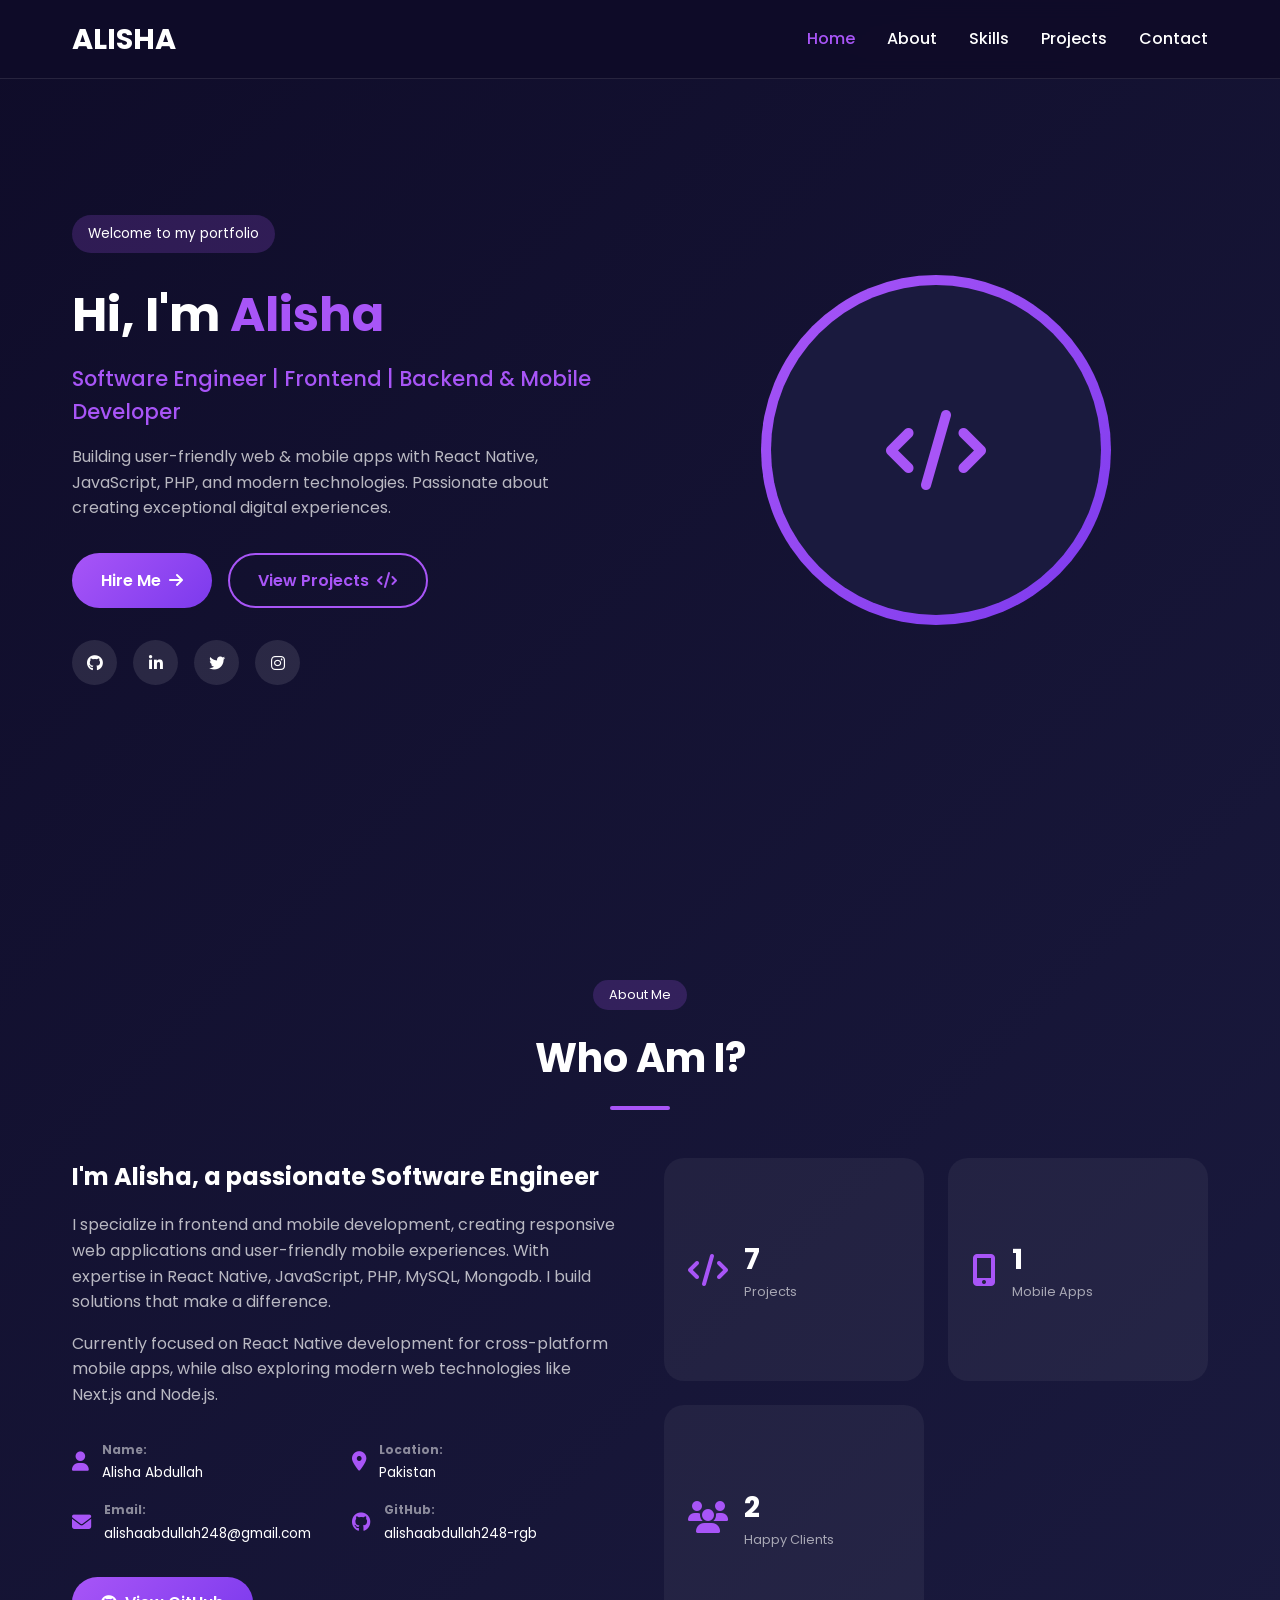
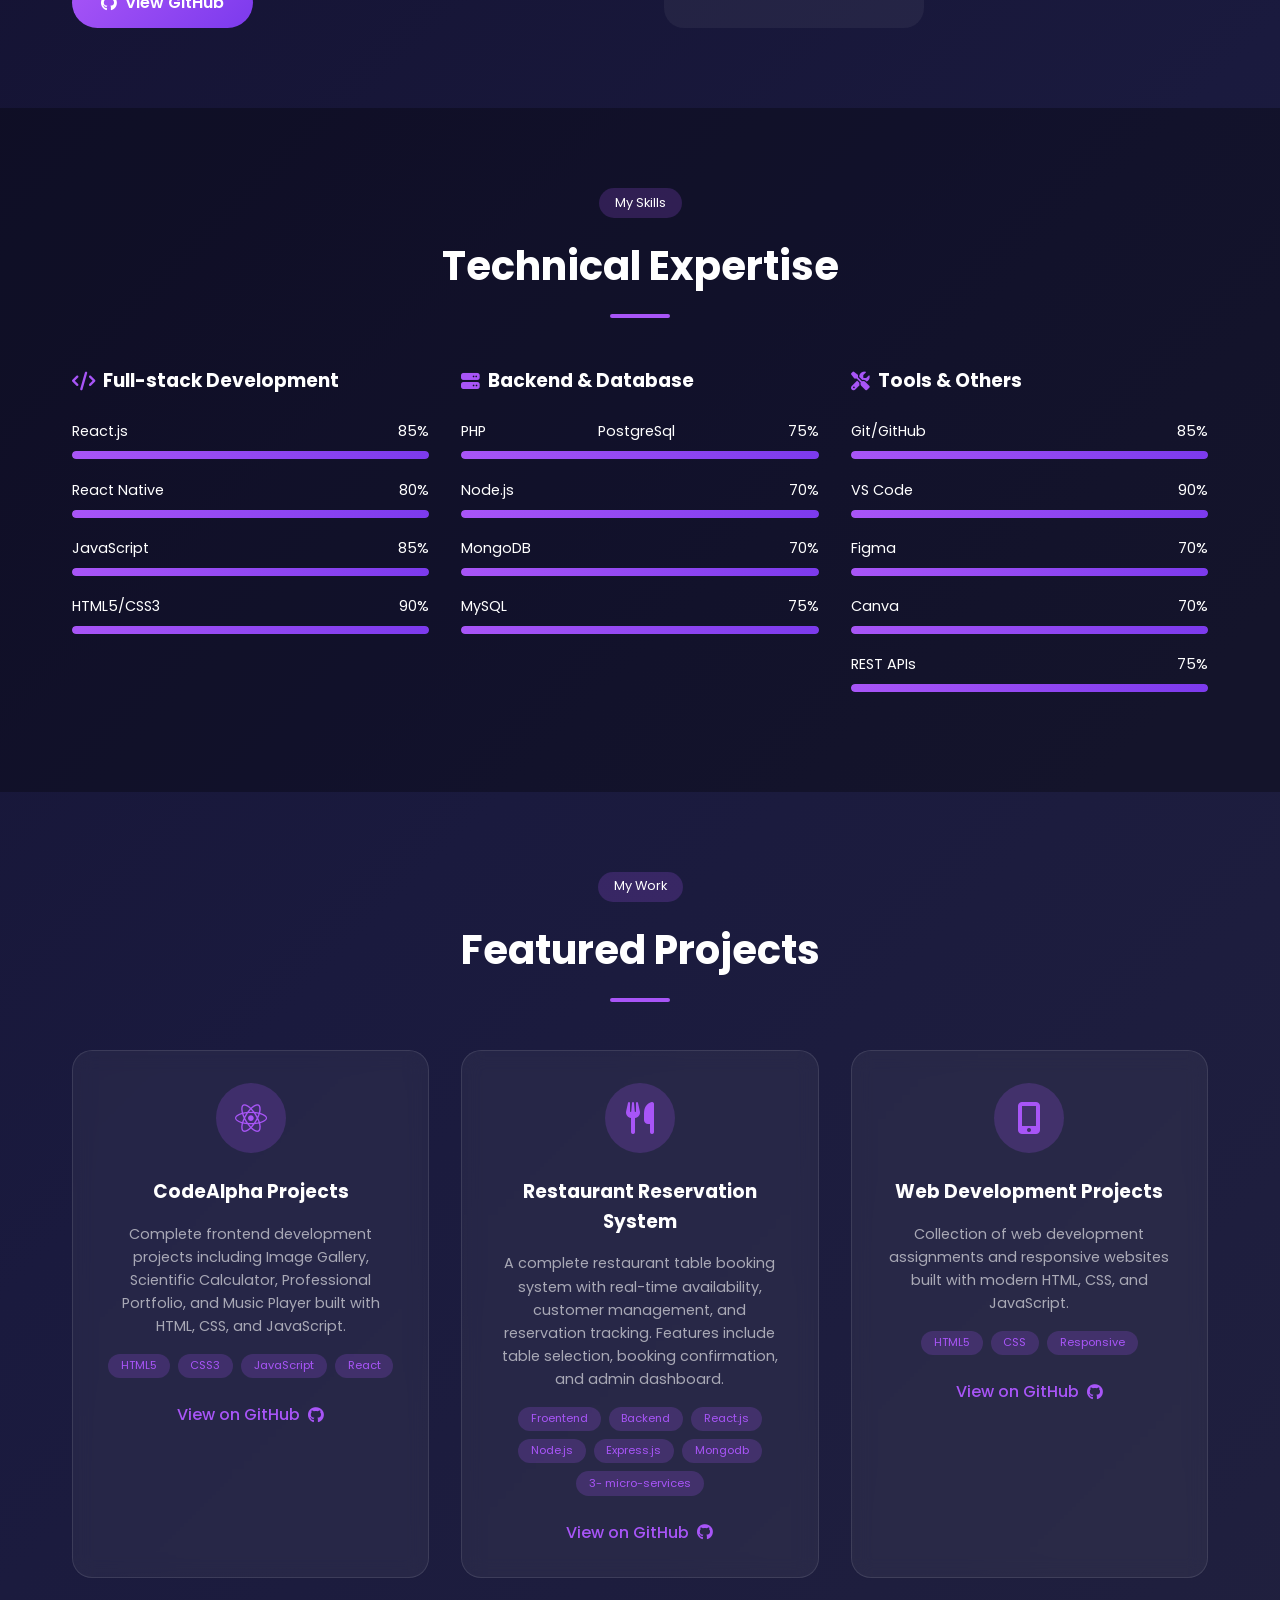
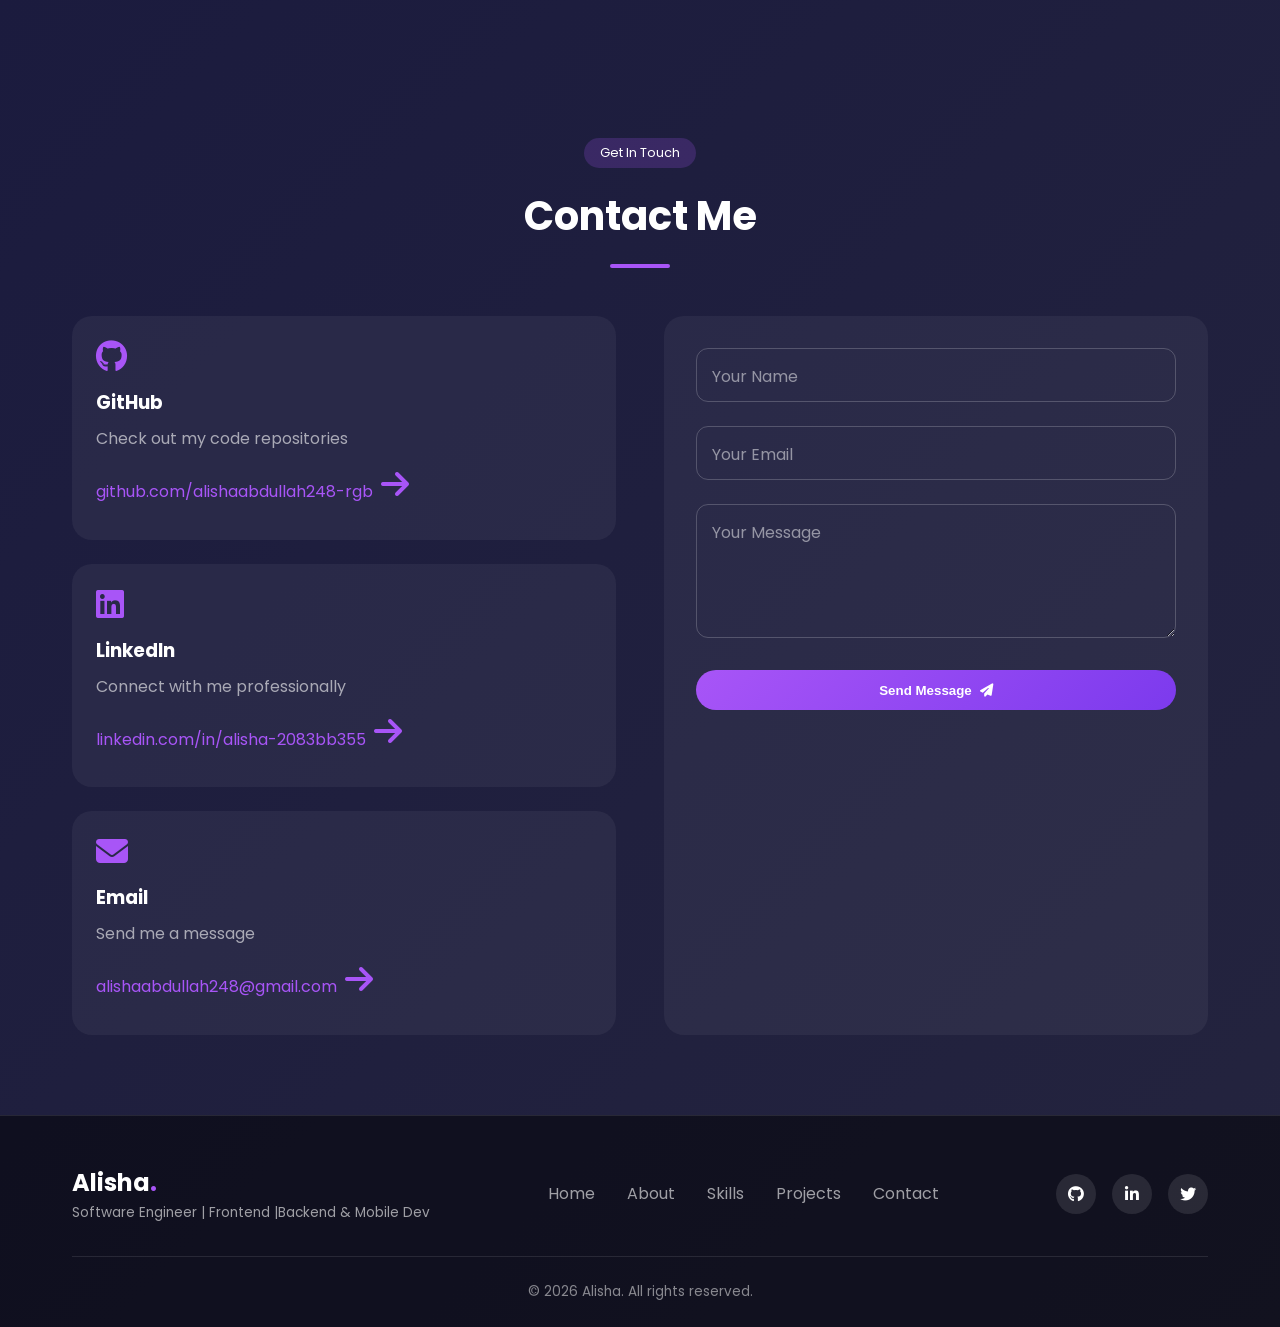
<file: portfolio/index.html>
<!DOCTYPE html>
<html lang="en">
<head>
    <meta charset="UTF-8">
    <meta name="viewport" content="width=device-width, initial-scale=1.0">
    <title>Alisha | Software Engineer Portfolio</title>
    <link href="https://fonts.googleapis.com/css2?family=Poppins:wght@300;400;500;600;700;800&display=swap" rel="stylesheet">
    <link rel="stylesheet" href="https://cdnjs.cloudflare.com/ajax/libs/font-awesome/6.4.0/css/all.min.css">
    <link rel="stylesheet" href="style.css">
</head>
<body>

    <!-- Navigation Bar -->
    <nav class="navbar">
        <div class="container">
            <div class="nav-brand">
                <a href="#home">ALISHA </a>
            </div>
            <div class="nav-menu" id="navMenu">
                <ul class="nav-links">
                    <li><a href="#home" class="nav-link active">Home</a></li>
                    <li><a href="#about" class="nav-link">About</a></li>
                    <li><a href="#skills" class="nav-link">Skills</a></li>
                    <li><a href="#projects" class="nav-link">Projects</a></li>
                    <li><a href="#contact" class="nav-link">Contact</a></li>
                </ul>
            </div>
            <div class="nav-toggle" id="navToggle">
                <i class="fas fa-bars"></i>
            </div>
        </div>
    </nav>

    <!-- Hero Section -->
    <section id="home" class="hero">
        <div class="container">
            <div class="hero-content">
                <div class="hero-text">
                    <span class="hero-badge"> Welcome to my portfolio</span>
                    <h1>Hi, I'm <span class="highlight">Alisha</span></h1>
                    <h2>Software Engineer | Frontend | Backend & Mobile Developer </h2>
                    <p>Building user-friendly web & mobile apps with React Native, JavaScript, PHP, and modern technologies. Passionate about creating exceptional digital experiences.</p>
                    <div class="hero-buttons">
                        <a href="#contact" class="btn btn-primary">Hire Me <i class="fas fa-arrow-right"></i></a>
                        <a href="#projects" class="btn btn-outline">View Projects <i class="fas fa-code"></i></a>
                    </div>
                    <div class="social-links">
                        <a href="https://github.com/alishaabdullah248-rgb" target="_blank" class="social-link"><i class="fab fa-github"></i></a>
                        <a href="https://www.linkedin.com/in/alisha-2083bb355/" target="_blank" class="social-link"><i class="fab fa-linkedin-in"></i></a>
                        <a href="#" class="social-link"><i class="fab fa-twitter"></i></a>
                        <a href="#" class="social-link"><i class="fab fa-instagram"></i></a>
                    </div>
                </div>
                <div class="hero-image">
                    <div class="profile-circle">
                        <div class="profile-inner">
                            <i class="fas fa-code"></i>
                        </div>
                    </div>
                </div>
            </div>
        </div>
    </section>

    <!-- About Section -->
    <section id="about" class="about">
        <div class="container">
            <div class="section-header">
                <span class="section-tag">About Me</span>
                <h2>Who Am I?</h2>
                <div class="underline"></div>
            </div>
            <div class="about-content">
                <div class="about-text">
                    <h3>I'm Alisha, a passionate Software Engineer</h3>
                    <p>I specialize in frontend and mobile development, creating responsive web applications and user-friendly mobile experiences. With expertise in React Native, JavaScript, PHP, MySQL, Mongodb. I build solutions that make a difference.</p>
                    <p>Currently focused on React Native development for cross-platform mobile apps, while also exploring modern web technologies like Next.js and Node.js.</p>
                    <div class="about-info">
                        <div class="info-item">
                            <i class="fas fa-user"></i>
                            <div>
                                <strong>Name:</strong>
                                <span>Alisha Abdullah</span>
                            </div>
                        </div>
                        <div class="info-item">
                            <i class="fas fa-map-marker-alt"></i>
                            <div>
                                <strong>Location:</strong>
                                <span>Pakistan</span>
                            </div>
                        </div>
                        <div class="info-item">
                            <i class="fas fa-envelope"></i>
                            <div>
                                <strong>Email:</strong>
                                <span>alishaabdullah248@gmail.com</span>
                            </div>
                        </div>
                        <div class="info-item">
                            <i class="fab fa-github"></i>
                            <div>
                                <strong>GitHub:</strong>
                                <span>alishaabdullah248-rgb</span>
                            </div>
                        </div>
                    </div>
                    <a href="https://github.com/alishaabdullah248-rgb" target="_blank" class="btn btn-primary">
                        <i class="fab fa-github"></i> View GitHub
                    </a>
                </div>
                <div class="about-stats">
                    <div class="stat-card">
                        <i class="fas fa-code"></i>
                        <div>
                            <h3>7</h3>
                            <p>Projects</p>
                        </div>
                    </div>
                    <div class="stat-card">
                        <i class="fas fa-mobile-alt"></i>
                        <div>
                            <h3>1</h3>
                            <p>Mobile Apps</p>
                        </div>
                    </div>
                    <div class="stat-card">
                        <i class="fas fa-users"></i>
                        <div>
                            <h3>2</h3>
                            <p>Happy Clients</p>
                        </div>
                    </div>
                    </div>
                </div>
            </div>
        </div>
    </section>

    <!-- Skills Section -->
    <section id="skills" class="skills">
        <div class="container">
            <div class="section-header">
                <span class="section-tag">My Skills</span>
                <h2>Technical Expertise</h2>
                <div class="underline"></div>
            </div>
            <div class="skills-content">
                <div class="skills-category">
                    <h3><i class="fas fa-code"></i> Full-stack Development</h3>
                    <div class="skill-item">
                        <div class="skill-info">
                            <span>React.js</span>
                            <span>85%</span>
                        </div>
                        <div class="skill-bar"><div class="skill-progress" style="width: 85%"></div></div>
                    </div>
                    <div class="skill-item">
                        <div class="skill-info">
                            <span>React Native</span>
                            <span>80%</span>
                        </div>
                        <div class="skill-bar"><div class="skill-progress" style="width: 80%"></div></div>
                    </div>
                    <div class="skill-item">
                        <div class="skill-info">
                            <span>JavaScript</span>
                            <span>85%</span>
                        </div>
                        <div class="skill-bar"><div class="skill-progress" style="width: 85%"></div></div>
                    </div>
                    <div class="skill-item">
                        <div class="skill-info">
                            <span>HTML5/CSS3</span>
                            <span>90%</span>
                        </div>
                        <div class="skill-bar"><div class="skill-progress" style="width: 90%"></div></div>
                    </div>
                </div>
                <div class="skills-category">
                    <h3><i class="fas fa-server"></i> Backend & Database</h3>
                    <div class="skill-item">
                        <div class="skill-info">
                            <span>PHP</span>
                            <span>PostgreSql</span>
                            <span>75%</span>
                        </div>
                        <div class="skill-bar"><div class="skill-progress" style="width: 75%"></div></div>
                    </div>
                    <div class="skill-item">
                        <div class="skill-info">
                            <span>Node.js</span>
                            <span>70%</span>
                        </div>
                        <div class="skill-bar"><div class="skill-progress" style="width: 70%"></div></div>
                    </div>
                    <div class="skill-item">
                        <div class="skill-info">
                            <span>MongoDB</span>
                            <span>70%</span>
                        </div>
                        <div class="skill-bar"><div class="skill-progress" style="width: 70%"></div></div>
                    </div>
                    <div class="skill-item">
                        <div class="skill-info">
                            <span>MySQL</span>
                            <span>75%</span>
                        </div>
                        <div class="skill-bar"><div class="skill-progress" style="width: 75%"></div></div>
                    </div>
                </div>
                <div class="skills-category">
                    <h3><i class="fas fa-tools"></i> Tools & Others</h3>
                    <div class="skill-item">
                        <div class="skill-info">
                            <span>Git/GitHub</span>
                            <span>85%</span>
                        </div>
                        <div class="skill-bar"><div class="skill-progress" style="width: 85%"></div></div>
                    </div>
                    <div class="skill-item">
                        <div class="skill-info">
                            <span>VS Code</span>
                            <span>90%</span>
                        </div>
                        <div class="skill-bar"><div class="skill-progress" style="width: 90%"></div></div>
                    </div>
                    <div class="skill-item">
                        <div class="skill-info">
                            <span>Figma</span>
                            <span>70%</span>
                        </div>
                        <div class="skill-bar"><div class="skill-progress" style="width: 70%"></div></div>
                    </div>
                    <div class="skill-item">
                        <div class="skill-info">
                            <span>Canva</span>
                            <span>70%</span>
                        </div>
                        <div class="skill-bar"><div class="skill-progress" style="width: 70%"></div></div>
                    </div>
                    <div class="skill-item">
                        <div class="skill-info">
                            <span>REST APIs</span>
                            <span>75%</span>
                        </div>
                        <div class="skill-bar"><div class="skill-progress" style="width: 75%"></div></div>
                    </div>
                </div>
            </div>
        </div>
    </section>

    <!-- Projects Section -->
    <section id="projects" class="projects">
        <div class="container">
            <div class="section-header">
                <span class="section-tag">My Work</span>
                <h2>Featured Projects</h2>
                <div class="underline"></div>
            </div>
            <div class="projects-grid">
                <div class="project-card">
                    <div class="project-icon">
                        <i class="fab fa-react"></i>
                    </div>
                    <h3>CodeAlpha Projects</h3>
                    <p>Complete frontend development projects including Image Gallery, Scientific Calculator, Professional Portfolio, and Music Player built with HTML, CSS, and JavaScript.</p>
                    <div class="project-tags">
                        <span>HTML5</span>
                        <span>CSS3</span>
                        <span>JavaScript</span>
                        <span>React</span>
                    </div>
                    <a href="https://github.com/alishaabdullah248-rgb/CodeAlpha-Project" target="_blank" class="project-link">View on GitHub <i class="fab fa-github"></i></a>
                </div>
                <div class="project-card">
                    <div class="project-icon">
                        <i class="fas fa-utensils"></i>
                    </div>
                    <h3>Restaurant Reservation System</h3>
                    <p>A complete restaurant table booking system with real-time availability, customer management, and reservation tracking. Features include table selection, booking confirmation, and admin dashboard.</p>
                    <div class="project-tags">
                        <span>Froentend</span>
                        <span>Backend</span>
                        <span>React.js</span>
                        <span>Node.js</span>
                        <span>Express.js</span>
                        <span>Mongodb</span>
                        <span>3- micro-services</span>
                    </div>
                    <a href="https://github.com/alishaabdullah248-rgb/restaurant-reservation" target="_blank" class="project-link">View on GitHub <i class="fab fa-github"></i></a>
                </div>
                <div class="project-card">
                    <div class="project-icon">
                        <i class="fas fa-mobile-alt"></i>
                    </div>
                    <h3>Web Development Projects</h3>
                    <p>Collection of web development assignments and responsive websites built with modern HTML, CSS, and JavaScript.</p>
                    <div class="project-tags">
                        <span>HTML5</span>
                        <span>CSS</span>
                        <span>Responsive</span>
                    </div>
                    <a href="https://github.com/alishaabdullah248-rgb/Web-Dev" target="_blank" class="project-link">View on GitHub <i class="fab fa-github"></i></a>
                </div>
            </div>
        </div>
    </section>

    <!-- Contact Section -->
    <section id="contact" class="contact">
        <div class="container">
            <div class="section-header">
                <span class="section-tag">Get In Touch</span>
                <h2>Contact Me</h2>
                <div class="underline"></div>
            </div>
            <div class="contact-content">
                <div class="contact-info">
                    <div class="contact-card">
                        <i class="fab fa-github"></i>
                        <h3>GitHub</h3>
                        <p>Check out my code repositories</p>
                        <a href="https://github.com/alishaabdullah248-rgb" target="_blank">github.com/alishaabdullah248-rgb <i class="fas fa-arrow-right"></i></a>
                    </div>
                    <div class="contact-card">
                        <i class="fab fa-linkedin"></i>
                        <h3>LinkedIn</h3>
                        <p>Connect with me professionally</p>
                        <a href="https://www.linkedin.com/in/alisha-2083bb355/" target="_blank">linkedin.com/in/alisha-2083bb355 <i class="fas fa-arrow-right"></i></a>
                    </div>
                    <div class="contact-card">
                        <i class="fas fa-envelope"></i>
                        <h3>Email</h3>
                        <p>Send me a message</p>
                        <a href="mailto:alisha@dev.com">alishaabdullah248@gmail.com <i class="fas fa-arrow-right"></i></a>
                    </div>
                </div>
                <form class="contact-form" id="contactForm">
                    <div class="form-group">
                        <input type="text" id="name" required>
                        <label>Your Name</label>
                    </div>
                    <div class="form-group">
                        <input type="email" id="email" required>
                        <label>Your Email</label>
                    </div>
                    <div class="form-group">
                        <textarea id="message" rows="5" required></textarea>
                        <label>Your Message</label>
                    </div>
                    <button type="submit" class="btn btn-primary submit-btn">Send Message <i class="fas fa-paper-plane"></i></button>
                </form>
            </div>
        </div>
    </section>

    <!-- Footer -->
    <footer class="footer">
        <div class="container">
            <div class="footer-content">
                <div class="footer-logo">
                    <h3>Alisha<span>.</span></h3>
                    <p>Software Engineer | Frontend |Backend & Mobile Dev</p>
                </div>
                <div class="footer-links">
                    <a href="#home">Home</a>
                    <a href="#about">About</a>
                    <a href="#skills">Skills</a>
                    <a href="#projects">Projects</a>
                    <a href="#contact">Contact</a>
                </div>
                <div class="footer-social">
                    <a href="https://github.com/alishaabdullah248-rgb" target="_blank"><i class="fab fa-github"></i></a>
                    <a href="https://www.linkedin.com/in/alisha-2083bb355/" target="_blank"><i class="fab fa-linkedin-in"></i></a>
                    <a href="#"><i class="fab fa-twitter"></i></a>
                </div>
            </div>
            <div class="footer-bottom">
                <p>&copy; 2026 Alisha. All rights reserved.</p>
            </div>
        </div>
    </footer>

    <script src="script.js"></script>
</body>
</html>
</file>
<file: portfolio/style.css>
* {
    margin: 0;
    padding: 0;
    box-sizing: border-box;
}

body {
    font-family: 'Poppins', sans-serif;
    background: linear-gradient(135deg, #0f0c29, #1a1a3e, #24243e);
    color: #fff;
    line-height: 1.6;
    overflow-x: hidden;
}

.container {
    max-width: 1200px;
    margin: 0 auto;
    padding: 0 2rem;
}

/* Navigation */
.navbar {
    position: fixed;
    top: 0;
    width: 100%;
    padding: 1rem 0;
    background: rgba(15, 12, 41, 0.95);
    backdrop-filter: blur(10px);
    z-index: 1000;
    border-bottom: 1px solid rgba(255, 255, 255, 0.1);
}

.navbar .container {
    display: flex;
    justify-content: space-between;
    align-items: center;
}

.nav-brand a {
    font-size: 1.8rem;
    font-weight: 700;
    text-decoration: none;
    color: #fff;
}

.nav-brand span {
    color: #a855f7;
}

.nav-links {
    display: flex;
    list-style: none;
    gap: 2rem;
}

.nav-link {
    text-decoration: none;
    color: #fff;
    font-weight: 500;
    transition: color 0.3s;
}

.nav-link:hover,
.nav-link.active {
    color: #a855f7;
}

.nav-toggle {
    display: none;
    font-size: 1.5rem;
    cursor: pointer;
}

/* Hero Section */
.hero {
    min-height: 100vh;
    display: flex;
    align-items: center;
    padding-top: 80px;
}

.hero-content {
    display: grid;
    grid-template-columns: 1fr 1fr;
    gap: 3rem;
    align-items: center;
}

.hero-badge {
    display: inline-block;
    background: rgba(168, 85, 247, 0.2);
    padding: 0.5rem 1rem;
    border-radius: 50px;
    font-size: 0.85rem;
    margin-bottom: 1.5rem;
}

.hero-text h1 {
    font-size: 3rem;
    margin-bottom: 0.5rem;
}

.hero-text h2 {
    font-size: 1.3rem;
    color: #a855f7;
    margin-bottom: 1rem;
    font-weight: 500;
}

.highlight {
    color: #a855f7;
}

.hero-text p {
    color: rgba(255, 255, 255, 0.7);
    margin-bottom: 2rem;
    max-width: 500px;
}

.hero-buttons {
    display: flex;
    gap: 1rem;
    margin-bottom: 2rem;
}

.btn {
    display: inline-flex;
    align-items: center;
    gap: 0.5rem;
    padding: 0.8rem 1.8rem;
    border-radius: 50px;
    text-decoration: none;
    font-weight: 600;
    transition: all 0.3s;
    cursor: pointer;
    border: none;
}

.btn-primary {
    background: linear-gradient(135deg, #a855f7, #7c3aed);
    color: white;
}

.btn-primary:hover {
    transform: translateY(-2px);
    box-shadow: 0 10px 25px rgba(168, 85, 247, 0.3);
}

.btn-outline {
    border: 2px solid #a855f7;
    color: #a855f7;
    background: transparent;
}

.btn-outline:hover {
    background: #a855f7;
    color: white;
}

.social-links {
    display: flex;
    gap: 1rem;
}

.social-link {
    width: 45px;
    height: 45px;
    border-radius: 50%;
    background: rgba(255, 255, 255, 0.1);
    display: flex;
    align-items: center;
    justify-content: center;
    color: white;
    text-decoration: none;
    transition: all 0.3s;
}

.social-link:hover {
    background: #a855f7;
    transform: translateY(-3px);
}

.profile-circle {
    width: 350px;
    height: 350px;
    border-radius: 50%;
    background: linear-gradient(135deg, #a855f7, #7c3aed);
    display: flex;
    align-items: center;
    justify-content: center;
    margin: 0 auto;
    animation: float 3s ease-in-out infinite;
}

@keyframes float {
    0%, 100% { transform: translateY(0); }
    50% { transform: translateY(-20px); }
}

.profile-inner {
    width: 330px;
    height: 330px;
    border-radius: 50%;
    background: #1a1a3e;
    display: flex;
    align-items: center;
    justify-content: center;
    font-size: 5rem;
    color: #a855f7;
}

/* Section Styles */
section {
    padding: 5rem 0;
}

.section-header {
    text-align: center;
    margin-bottom: 3rem;
}

.section-tag {
    display: inline-block;
    background: rgba(168, 85, 247, 0.2);
    padding: 0.3rem 1rem;
    border-radius: 50px;
    font-size: 0.8rem;
    margin-bottom: 1rem;
}

.section-header h2 {
    font-size: 2.5rem;
    margin-bottom: 0.5rem;
}

.underline {
    width: 60px;
    height: 4px;
    background: #a855f7;
    margin: 1rem auto 0;
    border-radius: 2px;
}

/* About Section */
.about-content {
    display: grid;
    grid-template-columns: 1fr 1fr;
    gap: 3rem;
}

.about-text h3 {
    font-size: 1.5rem;
    margin-bottom: 1rem;
}

.about-text p {
    color: rgba(255, 255, 255, 0.7);
    margin-bottom: 1rem;
}

.about-info {
    display: grid;
    grid-template-columns: repeat(2, 1fr);
    gap: 1rem;
    margin: 2rem 0;
}

.info-item {
    display: flex;
    gap: 0.8rem;
    align-items: center;
}

.info-item i {
    color: #a855f7;
    font-size: 1.2rem;
}

.info-item strong {
    display: block;
    font-size: 0.75rem;
    color: rgba(255, 255, 255, 0.5);
}

.info-item span {
    font-size: 0.85rem;
}

.about-stats {
    display: grid;
    grid-template-columns: repeat(2, 1fr);
    gap: 1.5rem;
}

.stat-card {
    background: rgba(255, 255, 255, 0.05);
    padding: 1.5rem;
    border-radius: 20px;
    display: flex;
    align-items: center;
    gap: 1rem;
    transition: transform 0.3s;
}

.stat-card:hover {
    transform: translateY(-5px);
    background: rgba(168, 85, 247, 0.1);
}

.stat-card i {
    font-size: 2rem;
    color: #a855f7;
}

.stat-card h3 {
    font-size: 1.8rem;
}

.stat-card p {
    font-size: 0.8rem;
    color: rgba(255, 255, 255, 0.6);
}

/* Skills Section */
.skills {
    background: rgba(0, 0, 0, 0.3);
}

.skills-content {
    display: grid;
    grid-template-columns: repeat(auto-fit, minmax(350px, 1fr));
    gap: 2rem;
}

.skills-category h3 {
    margin-bottom: 1.5rem;
    display: flex;
    align-items: center;
    gap: 0.5rem;
}

.skills-category h3 i {
    color: #a855f7;
}

.skill-item {
    margin-bottom: 1.2rem;
}

.skill-info {
    display: flex;
    justify-content: space-between;
    margin-bottom: 0.5rem;
    font-size: 0.9rem;
}

.skill-bar {
    height: 8px;
    background: rgba(255, 255, 255, 0.1);
    border-radius: 4px;
    overflow: hidden;
}

.skill-progress {
    height: 100%;
    background: linear-gradient(90deg, #a855f7, #7c3aed);
    border-radius: 4px;
    width: 0;
    animation: skillFill 1s ease forwards;
}

@keyframes skillFill {
    from { width: 0; }
    to { width: var(--width); }
}

/* Projects Section */
.projects-grid {
    display: grid;
    grid-template-columns: repeat(auto-fit, minmax(350px, 1fr));
    gap: 2rem;
}

.project-card {
    background: rgba(255, 255, 255, 0.05);
    border-radius: 20px;
    padding: 2rem;
    text-align: center;
    transition: all 0.3s;
    backdrop-filter: blur(10px);
    border: 1px solid rgba(255, 255, 255, 0.1);
}

.project-card:hover {
    transform: translateY(-10px);
    border-color: #a855f7;
    box-shadow: 0 10px 30px rgba(168, 85, 247, 0.2);
}

.project-icon {
    width: 70px;
    height: 70px;
    background: rgba(168, 85, 247, 0.2);
    border-radius: 50%;
    display: flex;
    align-items: center;
    justify-content: center;
    margin: 0 auto 1.5rem;
}

.project-icon i {
    font-size: 2rem;
    color: #a855f7;
}

.project-card h3 {
    margin-bottom: 1rem;
}

.project-card p {
    color: rgba(255, 255, 255, 0.6);
    margin-bottom: 1rem;
    font-size: 0.9rem;
}

.project-tags {
    display: flex;
    gap: 0.5rem;
    justify-content: center;
    margin-bottom: 1.5rem;
    flex-wrap: wrap;
}

.project-tags span {
    font-size: 0.7rem;
    padding: 0.2rem 0.8rem;
    background: rgba(168, 85, 247, 0.2);
    border-radius: 50px;
    color: #a855f7;
}

.project-link {
    text-decoration: none;
    color: #a855f7;
    display: inline-flex;
    align-items: center;
    gap: 0.5rem;
    font-weight: 500;
    transition: gap 0.3s;
}

.project-link:hover {
    gap: 0.8rem;
}

/* Contact Section */
.contact-content {
    display: grid;
    grid-template-columns: 1fr 1fr;
    gap: 3rem;
}

.contact-info {
    display: flex;
    flex-direction: column;
    gap: 1.5rem;
}

.contact-card {
    background: rgba(255, 255, 255, 0.05);
    padding: 1.5rem;
    border-radius: 20px;
    transition: all 0.3s;
}

.contact-card:hover {
    transform: translateX(10px);
    background: rgba(168, 85, 247, 0.1);
}

.contact-card i {
    font-size: 2rem;
    color: #a855f7;
    margin-bottom: 1rem;
}

.contact-card h3 {
    margin-bottom: 0.5rem;
}

.contact-card p {
    color: rgba(255, 255, 255, 0.6);
    margin-bottom: 1rem;
}

.contact-card a {
    text-decoration: none;
    color: #a855f7;
    display: inline-flex;
    align-items: center;
    gap: 0.5rem;
}

.contact-form {
    background: rgba(255, 255, 255, 0.05);
    padding: 2rem;
    border-radius: 20px;
}

.form-group {
    position: relative;
    margin-bottom: 1.5rem;
}

.form-group input,
.form-group textarea {
    width: 100%;
    padding: 1rem;
    background: transparent;
    border: 1px solid rgba(255, 255, 255, 0.2);
    border-radius: 12px;
    color: white;
    font-family: inherit;
    outline: none;
}

.form-group label {
    position: absolute;
    left: 1rem;
    top: 1rem;
    color: rgba(255, 255, 255, 0.5);
    transition: all 0.3s;
    pointer-events: none;
}

.form-group input:focus ~ label,
.form-group input:valid ~ label,
.form-group textarea:focus ~ label,
.form-group textarea:valid ~ label {
    top: -0.5rem;
    left: 0.8rem;
    font-size: 0.75rem;
    background: #1a1a3e;
    padding: 0 0.3rem;
    color: #a855f7;
}

.form-group input:focus,
.form-group textarea:focus {
    border-color: #a855f7;
}

.submit-btn {
    width: 100%;
    justify-content: center;
}

/* Footer */
.footer {
    background: rgba(0, 0, 0, 0.5);
    padding: 3rem 0 1.5rem;
    border-top: 1px solid rgba(255, 255, 255, 0.1);
}

.footer-content {
    display: flex;
    justify-content: space-between;
    align-items: center;
    flex-wrap: wrap;
    gap: 2rem;
    margin-bottom: 2rem;
}

.footer-logo h3 {
    font-size: 1.5rem;
}

.footer-logo span {
    color: #a855f7;
}

.footer-logo p {
    font-size: 0.85rem;
    color: rgba(255, 255, 255, 0.6);
}

.footer-links {
    display: flex;
    gap: 2rem;
}

.footer-links a {
    text-decoration: none;
    color: rgba(255, 255, 255, 0.6);
    transition: color 0.3s;
}

.footer-links a:hover {
    color: #a855f7;
}

.footer-social {
    display: flex;
    gap: 1rem;
}

.footer-social a {
    width: 40px;
    height: 40px;
    border-radius: 50%;
    background: rgba(255, 255, 255, 0.1);
    display: flex;
    align-items: center;
    justify-content: center;
    color: white;
    text-decoration: none;
    transition: all 0.3s;
}

.footer-social a:hover {
    background: #a855f7;
    transform: translateY(-3px);
}

.footer-bottom {
    text-align: center;
    padding-top: 1.5rem;
    border-top: 1px solid rgba(255, 255, 255, 0.1);
    color: rgba(255, 255, 255, 0.5);
    font-size: 0.85rem;
}

/* Responsive */
@media (max-width: 968px) {
    .hero-content,
    .about-content,
    .contact-content {
        grid-template-columns: 1fr;
        text-align: center;
    }
    
    .hero-text p {
        margin-left: auto;
        margin-right: auto;
    }
    
    .hero-buttons {
        justify-content: center;
    }
    
    .social-links {
        justify-content: center;
    }
    
    .nav-links {
        display: none;
    }
    
    .nav-toggle {
        display: block;
    }
    
    .about-info {
        text-align: left;
    }
    
    .profile-circle {
        width: 280px;
        height: 280px;
    }
    
    .profile-inner {
        width: 260px;
        height: 260px;
        font-size: 3rem;
    }
    
    .footer-content {
        flex-direction: column;
        text-align: center;
    }
}

@media (max-width: 576px) {
    .projects-grid {
        grid-template-columns: 1fr;
    }
    
    .skills-content {
        grid-template-columns: 1fr;
    }
    
    .hero-text h1 {
        font-size: 2rem;
    }
    
    .hero-text h2 {
        font-size: 1rem;
    }
    
    .section-header h2 {
        font-size: 1.8rem;
    }
}
</file>
